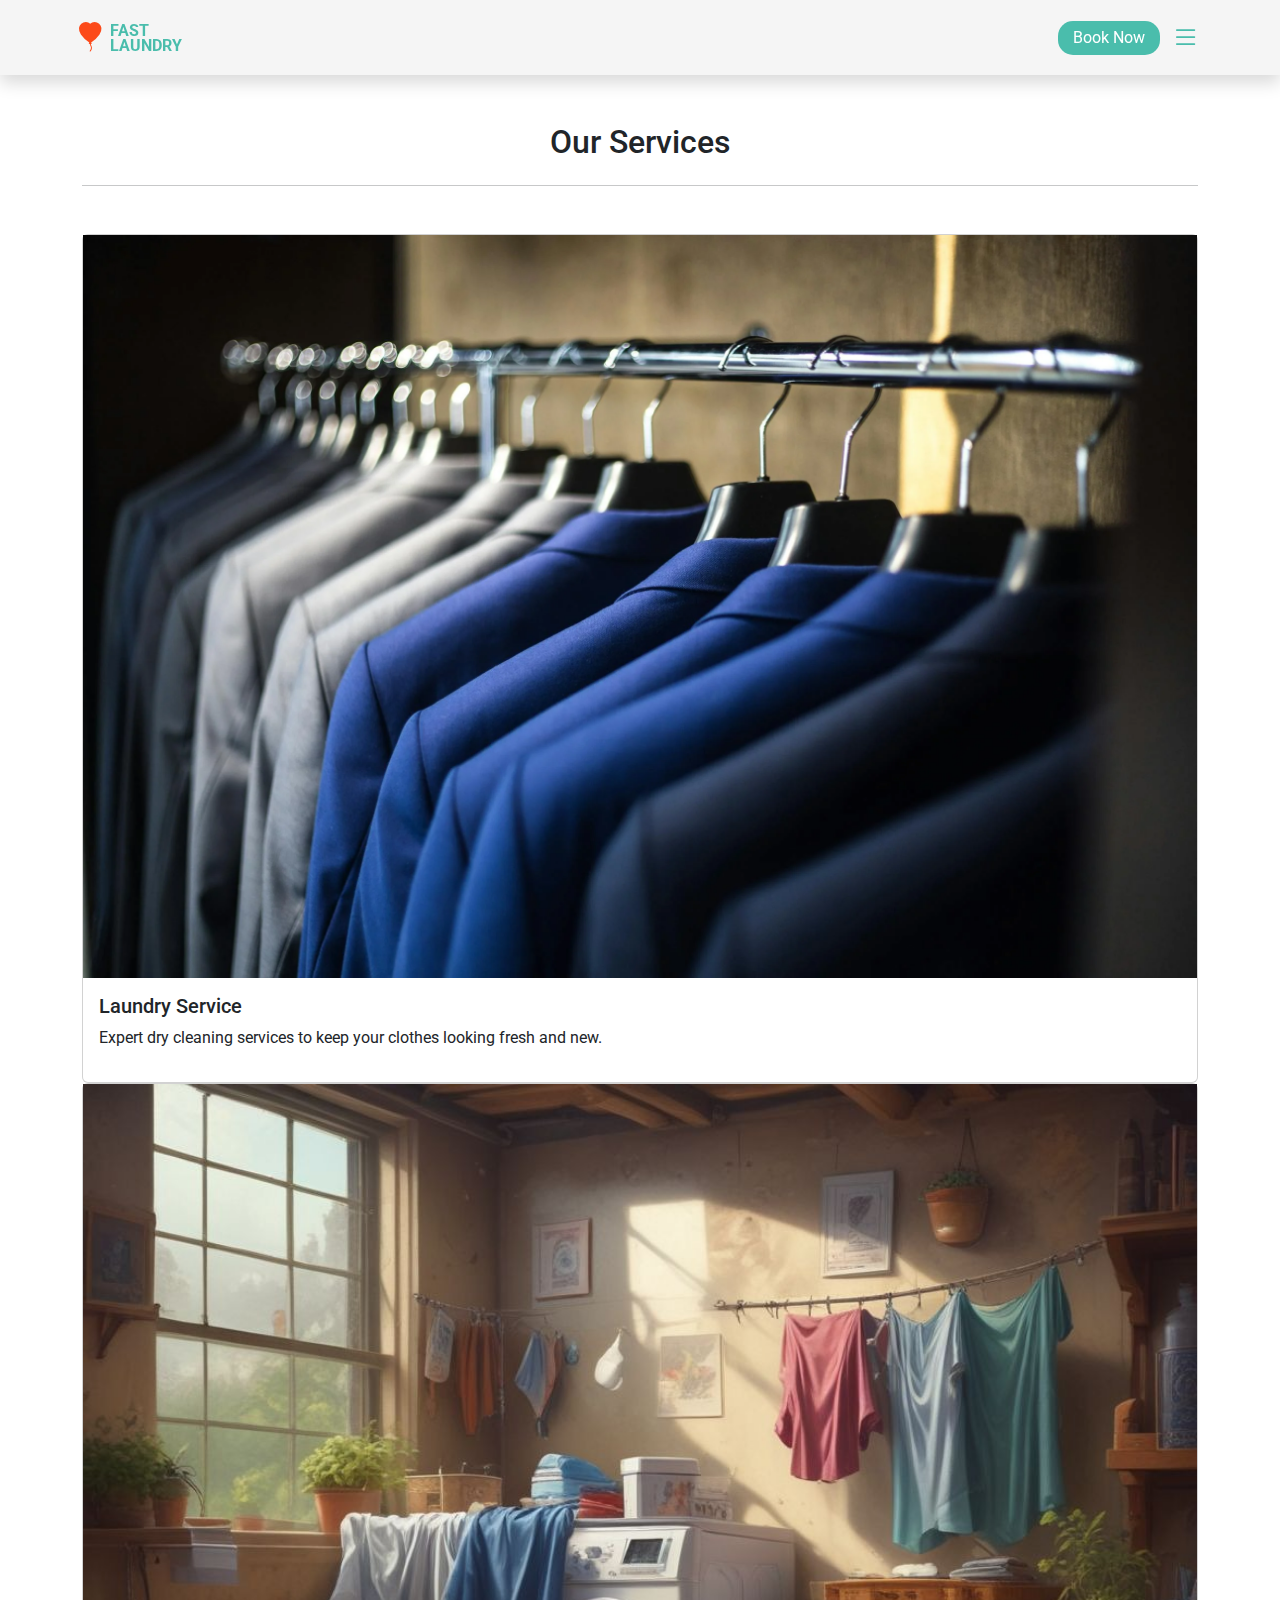
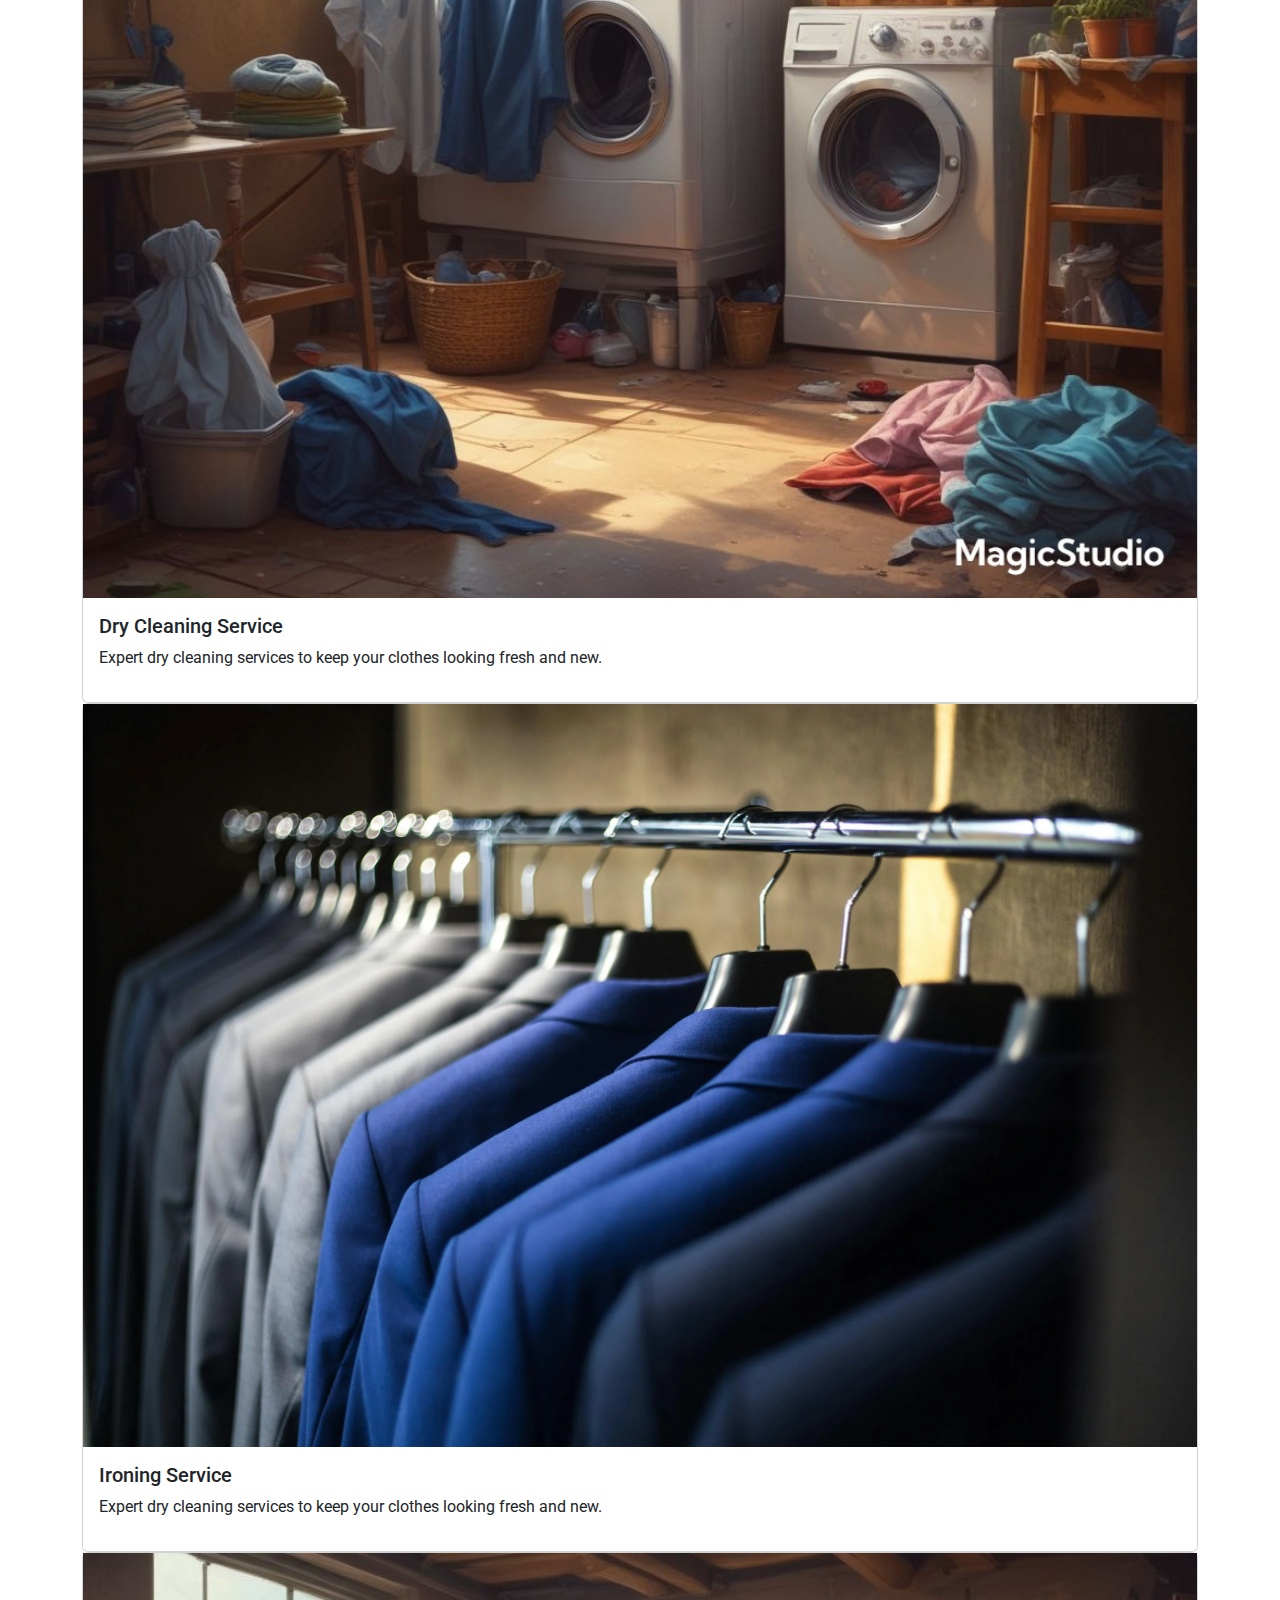
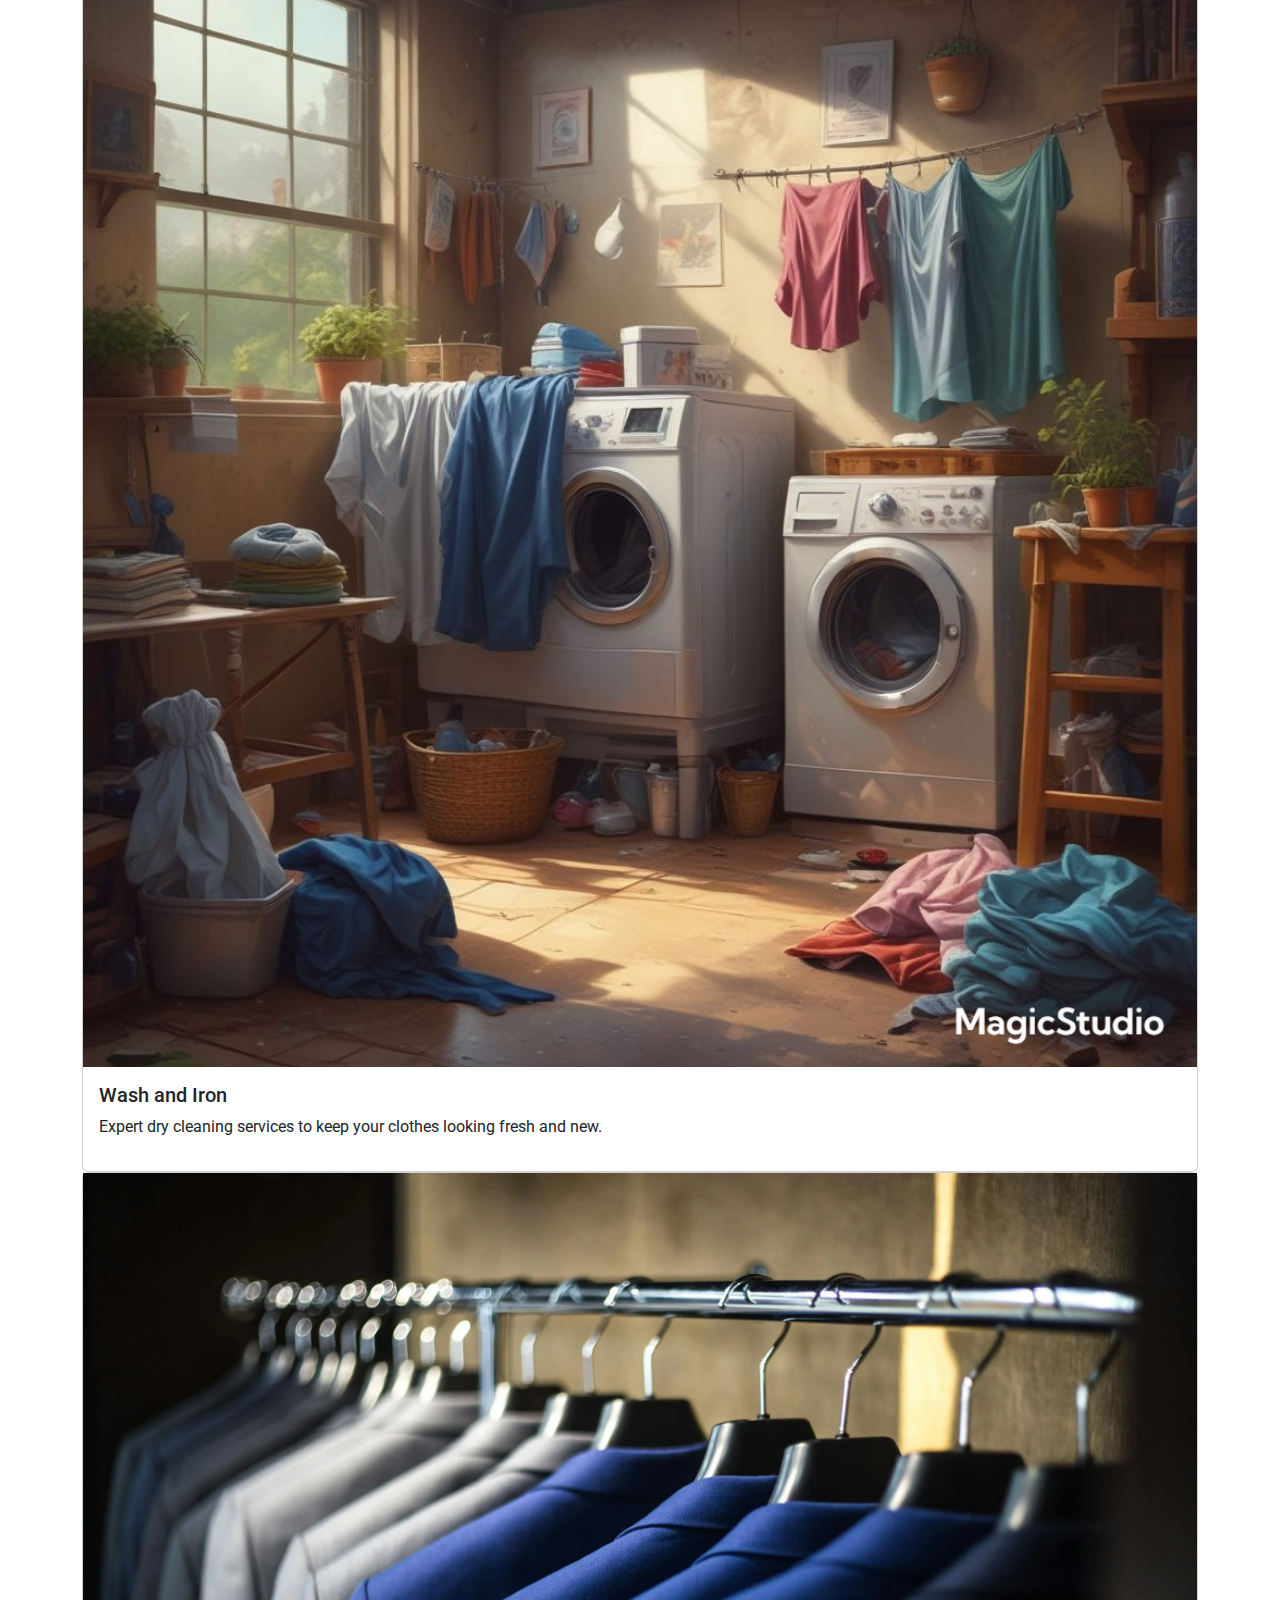
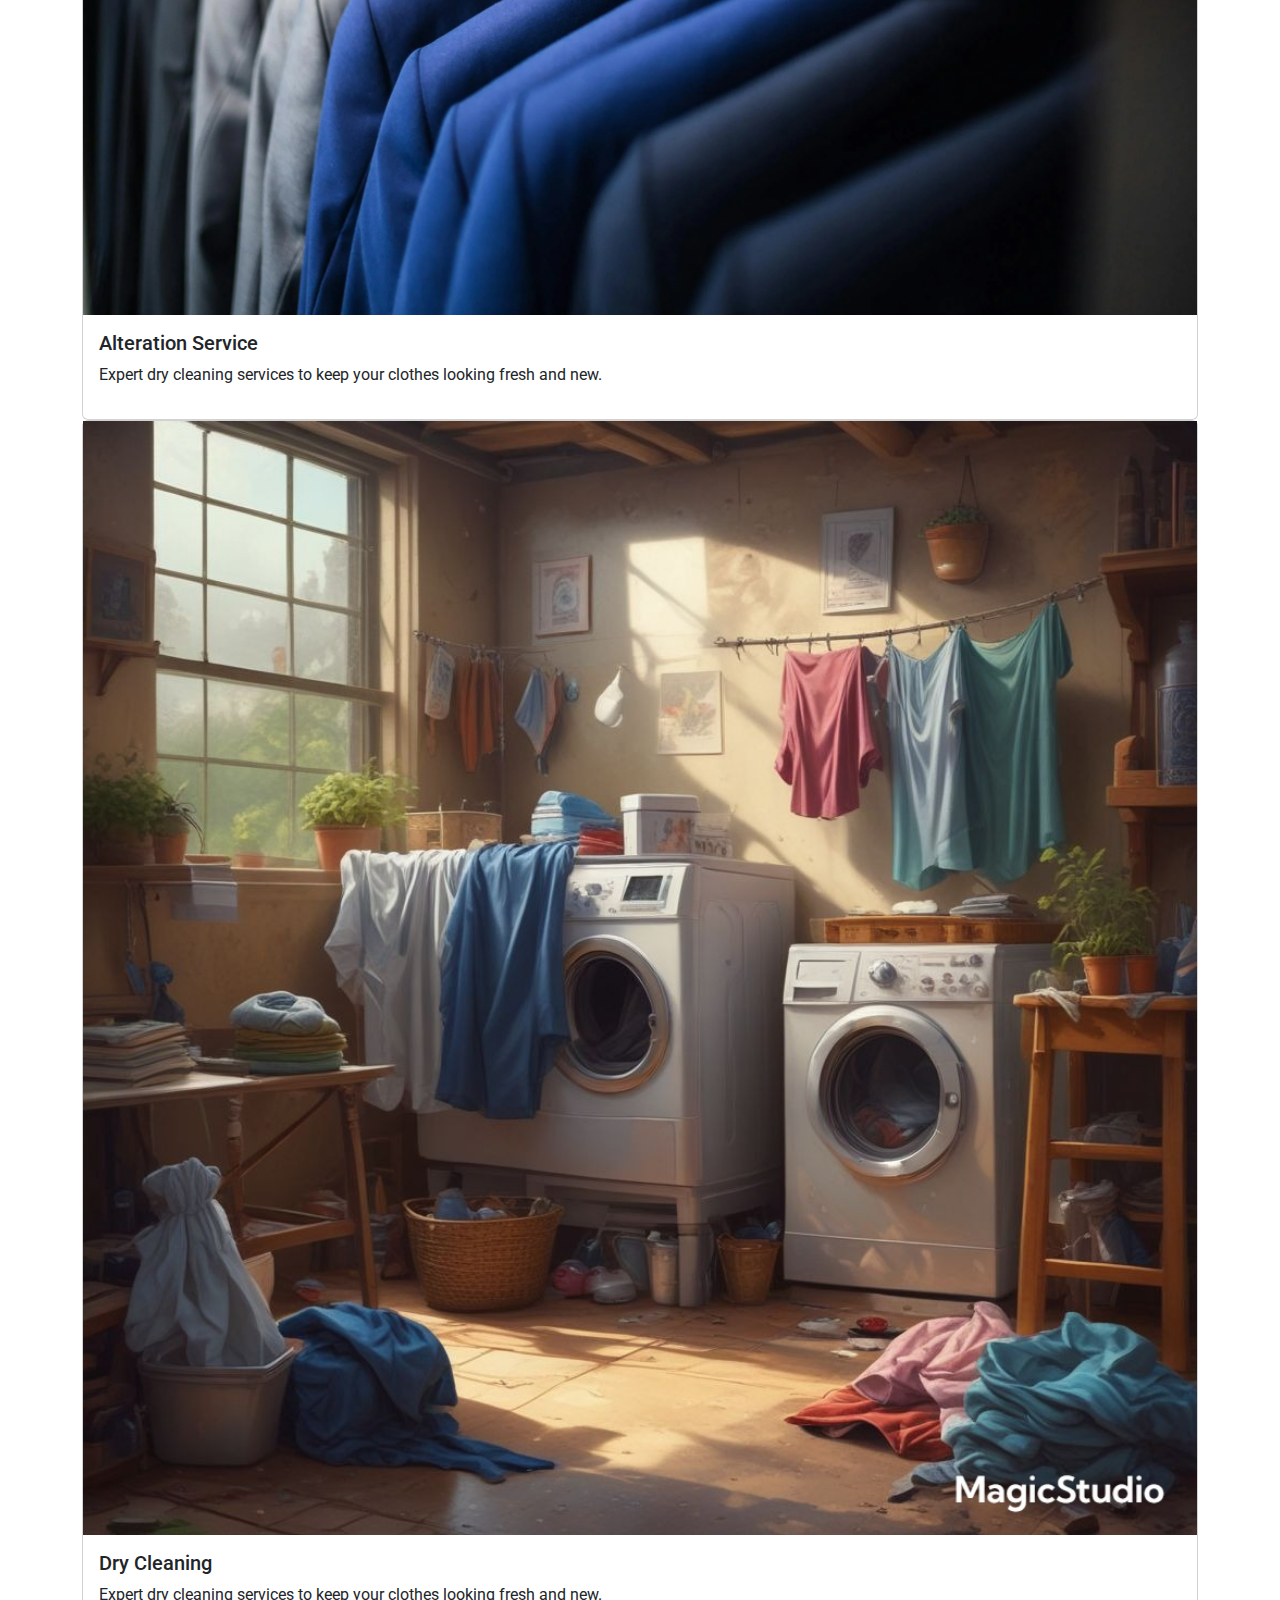
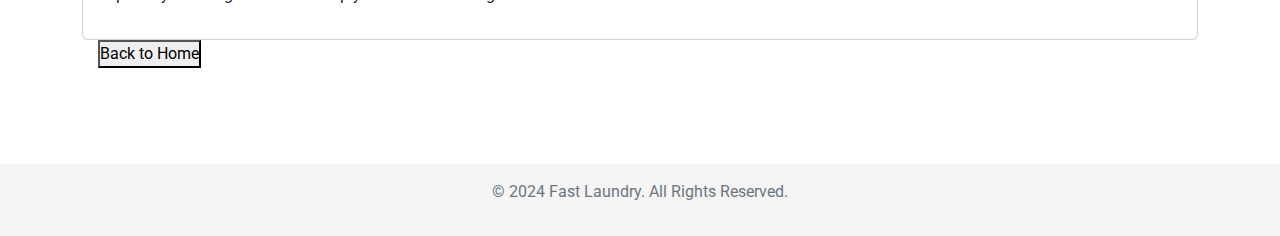
<file: service.html>
<!DOCTYPE html>
<html lang="en">

<head>
    <meta charset="UTF-8">
    <meta name="viewport" content="width=device-width, initial-scale=1.0">
    <title>Laundry Business Website</title>
    <link rel="stylesheet" href="style.css">
    <!-- Bootstrap CSS -->
    <link href="https://cdn.jsdelivr.net/npm/bootstrap@5.3.3/dist/css/bootstrap.min.css" rel="stylesheet"
        integrity="sha384-QWTKZyjpPEjISv5WaRU9OFeRpok6YctnYmDr5pNlyT2bRjXh0JMhjY6hW+ALEwIH" crossorigin="anonymous">
    <link href="https://stackpath.bootstrapcdn.com/bootstrap/5.3.0/css/bootstrap.min.css" rel="stylesheet">

    <!----icons-->
    <link rel="stylesheet" href="https://cdn.jsdelivr.net/npm/bootstrap-icons/font/bootstrap-icons.css">

    <link rel="stylesheet" href="https://cdnjs.cloudflare.com/ajax/libs/font-awesome/6.4.0/css/all.min.css">
</head>

<body>
    <nav class="shadow">
        <div class="container">
            <div class="logo">
                <a href="#"><i class="bi bi-balloon-heart-fill"></i></a>
                <span>FAST <br>LAUNDRY</span>
            </div>
            <button class="booking-btn">Book Now</button>

            <button class="navbar-toggler">
                <span><i class="bi bi-list"></i></span>
            </button>
            <ul class="nav-items ms-auto">
                <li class="nav-item"><a class="nav-link" href="#">Services</a></li>
                <li class="nav-item"><a class="nav-link" href="#">Pricing</a></li>
                <li class="nav-item"><a class="nav-link" href="#">Commercial</a></li>
                <li class="nav-item"><a class="nav-link" href="#">About Us</a></li>
                <li class="nav-item"><a class="nav-link" href="#">Contact</a></li>
            </ul>

        </div>
    </nav>

    <section class="services py-5 mb-5">
        <div class="container">
            <h2 class="text-center mb-4">Our Services</h2>
            <hr class="mb-5">
            <div class="scrolling-wrapper">
                <div class="card">
                    <img src="img/hero 1.webp" alt="">
                    <div class="card-body">
                        <h5>Laundry Service</h5>
                        <p>Expert dry cleaning services to keep your clothes looking fresh and new.</p>
                    </div>
                </div>

                <div class="card">
                    <img src="img/hero123.jpg" alt="">
                    <div class="card-body">
                        <h5>Dry Cleaning Service</h5>
                        <p>Expert dry cleaning services to keep your clothes looking fresh and new.</p>
                    </div>
                </div>

                <div class="card">
                    <img src="img/hero 1.webp" alt="">
                    <div class="card-body">
                        <h5>Ironing Service</h5>
                        <p>Expert dry cleaning services to keep your clothes looking fresh and new.</p>
                    </div>
                </div>

                <div class="card">
                    <img src="img/hero123.jpg" alt="">
                    <div class="card-body">
                        <h5>Wash and Iron</h5>
                        <p>Expert dry cleaning services to keep your clothes looking fresh and new.</p>
                    </div>
                </div>

                <div class="card">
                    <img src="img/hero 1.webp" alt="">
                    <div class="card-body">
                        <h5>Alteration Service</h5>
                        <p>Expert dry cleaning services to keep your clothes looking fresh and new.</p>
                    </div>
                </div>

                <div class="card">
                    <img src="img/hero123.jpg" alt="">
                    <div class="card-body">
                        <h5>Dry Cleaning</h5>
                        <p>Expert dry cleaning services to keep your clothes looking fresh and new.</p>
                    </div>
                </div>
            </div>
            <button id="back-to-home" class="ms-3">Back to Home</button>
        </div>
    </section>
    <!-- Footer -->
    <footer class="footer">
        <div class="footer-bottom text-center py-3">
            <p>&copy; 2024 Fast Laundry. All Rights Reserved.</p>
        </div>
    </footer>

    <script>
        document.addEventListener('DOMContentLoaded', function () {
            const backToHomeBtn = document.getElementById('back-to-home');

            backToHomeBtn.addEventListener('click', function () {
                window.location.href = 'index.html'; // Redirect to service.html page
            });
        });

    </script>

    <script src="script.js"></script>
    <!-- Bootstrap JS and dependencies -->
    <script src="https://cdn.jsdelivr.net/npm/bootstrap@5.3.3/dist/js/bootstrap.bundle.min.js"
        integrity="sha384-YvpcrYf0tY3lHB60NNkmXc5s9fDVZLESaAA55NDzOxhy9GkcIdslK1eN7N6jIeHz"
        crossorigin="anonymous"></script>
    <script src="https://cdn.jsdelivr.net/npm/@popperjs/core@2.11.8/dist/umd/popper.min.js"
        integrity="sha384-I7E8VVD/ismYTF4hNIPjVp/Zjvgyol6VFvRkX/vR+Vc4jQkC+hVqc2pM8ODewa9r"
        crossorigin="anonymous"></script>
    <script src="https://cdn.jsdelivr.net/npm/bootstrap@5.3.3/dist/js/bootstrap.min.js"
        integrity="sha384-0pUGZvbkm6XF6gxjEnlmuGrJXVbNuzT9qBBavbLwCsOGabYfZo0T0to5eqruptLy"
        crossorigin="anonymous"></script>

</body>
</body>

</html>
</file>
<file: style.css>
@import url('https://fonts.googleapis.com/css2?family=Roboto:ital,wght@0,100;0,300;0,400;0,500;0,700;0,900;1,100;1,300;1,400;1,500;1,700;1,900&display=swap');

:root {
    /* Primary Colors */
    /* --primary-color: #1E2A38; */
    --primary-color: #007bff;
    /* Navy Blue */
    --secondary-color: #4ABDAC;
    --lighter-secondary-color: #e3f8f5;
    /* Aqua Blue */
    /* --blue:#007bff; */

    /* Neutral Colors */
    --background-color: #F5F5F5;
    /* Light Gray */
    --text-color: #333333;
    /* Dark Gray */
    --white-color: #FFFFFF;
    /* White */

    /* Accent Colors */
    --accent-color: #FC4A1A;
    /* Coral */
    --success-color: #2ECC71;
    /* Green */


    /* Font Sizes */
    --font-size-p: 16px;
    /* Paragraph text */
    --font-size-small: 12px;
    /* Small text, labels, etc. */
    --font-size-base: 16px;
    /* Base font size for body */
    --font-size-h1: 2.8rem;
    /* Headline 1 */
    --font-size-h2: 1.6rem;
    /* Headline 2 */
    --font-size-h3: 1.3rem;
    /* Headline 3 */
    --font-size-h4: 16px;
    /* Headline 4 */
    --font-size-h5: 14px;
    /* Headline 5 */
    --font-size-h6: 12px;
    /* Headline 6 */
    --font-size-link: 14px;
    /* Links */
    --font-size-button: 14px;
    /* Buttons */

    --transition-duration: 0.3s;
    /* Transition duration */

    /*shoadow*/
    --shadow: 0 5px 15px rgba(0, 0, 0, 0.1);
}

* {
    margin: 0;
    padding: 0;
    box-sizing: border-box;
    font-family: "Roboto", sans-serif;

}

nav {
    background: var(--background-color);
    position: sticky;
    top: 0px;
    z-index: 1001;
}

nav .container {
    display: flex;
    align-items: center;
    padding: 15px 5px;
    width: 100%;
    position: relative;
}

nav .container .logo {
    display: flex;
    align-items: center;
}

nav .container .logo a {
    font-size: 30px;
    color: var(--accent-color);
    margin-right: 5px;
}

nav .container .logo span {
    font-size: var(--font-size-p);
    font-weight: bold;
    line-height: 15px;
    color: var(--secondary-color);
}

nav .container .booking-btn {
    border: none;
    outline: none;
    padding: 5px 15px;
    border-radius: 15px;
    font-size: var(--font-size-base);
    background: var(--secondary-color);
    color: var(--white-color);
    transition: background-color var(--transition-duration), color var(--transition-duration);
    position: absolute;
    right: 50px;
}

nav .container .booking-btn:hover {
    background: var(--white-color);
    color: var(--secondary-color);
}

nav .container .navbar-toggler {
    position: absolute;
    right: 10px;
}


nav .container .navbar-toggler span i {
    font-size: 28px;
    color: var(--secondary-color);
}

.nav-items {
    display: none;
    padding: 0;
    padding-top: 55px;
    padding-bottom: 55px;
    list-style: none;
    position: absolute;
    background: var(--white-color);
    border: 1px solid #ddd;
    border-radius: 10px;
    top: 85px;
    right: 10px;
    font-size: var(--font-size-base);
    text-align: center;
    width: 200px;
    z-index: 1000;
}

.nav-items.show {
    display: block;
    align-items: center;
    justify-content: center;
}

.nav-items .nav-item {
    padding: 10px;
}

.d-none {
    display: none !important;
}

.d-block {
    display: block !important;
}

.nav-items .nav-item:hover {
    background-color: #f1f1f1;
    color: var(--text-color);
}


.hero {
    position: relative;
    background: url('/laundry-app/img/hero img 3.jpg') center center/cover no-repeat;
    height: 110vh;
    color: var(--white-color);
    display: flex;
    align-items: center;
    justify-content: center;
    text-align: center;
    padding: 5rem 1rem;
    z-index: 1;
}

.hero::before {
    content: '';
    position: absolute;
    top: 0;
    left: 0;
    width: 100%;
    height: 100%;
    background: rgba(127, 124, 255, 0.906);
    opacity: 0.9;
    z-index: -1;

}

.hero h1 {
    font-size: 5rem;
    font-weight: 600;
    position: relative;
    margin-bottom: 20px;
    z-index: 2;
}

.hero p {
    font-size: 18px;
    margin-bottom: 20px;
    line-height: 28px;
    max-width: 400px;
}
.hero p span{
    font-weight: 500;
}
.hero .service p{
    margin-right: 5px;
    padding: 5px 5px;
}
.hero .trust-section{
    background: none;
    display: flex;
    align-items: center;
    justify-content: space-around;
    width: 200px;
    border: 2px dashed var(--lighter-secondary-color);
    border-radius: 10px;
    margin-top: 20px;
    margin-bottom: 15px;

}
.hero .trust-section i{
    background: none;
    font-size: 2.5rem;
}
@media (max-width: 992px) {
    .hero h1 {
        font-size: 3rem;

    }
}


@media (max-width: 768px) {
    .hero h1 {
        font-size: 4.4rem;
        line-height: 4.5rem;
        margin-bottom: 3rem;
    }
}

.hero .pickup-btn {
    color: var(--white-color);
}

.hero .pickup-btn {
    display: flex;
    align-items: center;
    background: var(--secondary-color);
    padding: 5px 20px;
    border-radius: 30px;
    border: none;
}

.hero .pickup-btn i {
    font-size: 28px;
    margin-left: 10px;
    color: var(--white-color);
}



.modal {
    display: none;
    position: sticky;
    top: 0;
    left: 0;
    width: 100%;
    height: 100%;
    background-color: rgba(0, 0, 0, 0.5);
    z-index: 1000;
    align-items: center;
    justify-content: center;
}

.modal-content {
    background: #fff;
    border-radius: 8px;
    box-shadow: 0 4px 8px rgba(0, 0, 0, 0.2);
    width: 80%;
    max-width: 500px;
    padding: 20px;
    margin: 0px 10px;
    position: relative;
}

.modal-header {
    display: flex;
    align-items: center;
    background: var(--secondary-color);
    color: var(--white-color);
    padding: 15px;
    border-top-left-radius: 8px;
    border-top-right-radius: 8px;
    position: relative;
}

body.modal-open {
    overflow: hidden;

}

.modal-header h5 {
    margin: 0;
}

.modal-header .close-btn {
    position: absolute;
    right: 15px;
    top: 9px;
    background: none;
    border: none;
    color: #fff;
    font-size: 28px;
    cursor: pointer;
}

.modal-body {
    padding: 20px;
}

.list-group {
    list-style: none;
    padding: 0;
    margin: 0;
}

.list-group-item {
    padding: 10px;
    border-bottom: 1px solid #ddd;
    cursor: pointer;
    transition: background-color 0.3s;
}

.list-group-item a {
    text-decoration: none;
    color: var(--text-color);
}

.list-group-item:hover {
    background-color: #f0f0f0;
}

.list-group-item i {
    margin-right: 10px;
    color: var(--primary-color);
}




.location-container {
    position: relative;
}

.location-container .scrolling-wrapper {

    display: flex;
    flex-direction: row;
    overflow-x: auto;
    overflow-y: hidden;
    gap: 15px;
}

.location-container .scrolling-wrapper::-webkit-scrollbar {
    height: 8px;
}

.location-container .scrolling-wrapper .card {
    display: flex;
    align-items: center;
    justify-content: center;
    flex-direction: column;
    box-shadow: 0 4px 8px rgba(0, 0, 0, 0.1);
    background: var(--background-color);
    flex: 0 0 200px;
    flex-shrink: 0;
    width: 80px;
    border-radius: 10px;
    padding: 10px 30px;
    margin: 20px 5px;
}

.location-container .scrolling-wrapper .card i {
    font-size: 28px;
    color: var(--primary-color);
    margin-bottom: 10px;
}

.location-container .scrolling-wrapper .card h5 {
    font-size: var(--font-size-h5);
    color: var(--text-color);
}

.dots {
    text-align: center;
}

.dot {
    height: 10px;
    width: 10px;
    margin: 0 5px;
    background-color: #bbb;
    border-radius: 50%;
    display: inline-block;
    cursor: pointer;
}

.dot.active {
    background-color: #717171;
}

/*trust*/
.trust-section {
    background-color: var(--background-color);
}

.trust-item {
    position: relative;
    padding: 20px;
    border-radius: 10px;
    background-color: var(--lighter-secondary-color);
    cursor: pointer;
    transition: box-shadow 0.3s ease;
    overflow: hidden;
}

.trust-item:hover {
    box-shadow: 0 5px 15px rgba(0, 0, 0, 0.1);
}

.trust-item i {
    font-size: 5rem;
    color: var(--secondary-color);
    transition: opacity 0.3s ease;
}

.trust-item:hover i {
    opacity: 0;
}

.trust-text {
    position: absolute;
    top: 0;
    left: 0;
    right: 0;
    bottom: 0;
    background-color: var(--secondary-color);
    /* Overlay color */
    color: #fff;
    display: flex;
    justify-content: center;
    align-items: center;
    flex-direction: column;
    opacity: 0;
    transition: opacity 0.3s ease;
    padding: 20px;
    text-align: center;
}

.trust-item:hover .trust-text {
    opacity: 1;
}


/*services*/
#services {
    z-index: 2;
}

#services h2 {
    color: var(--white-color);
}

.service-container {
    position: relative;
    margin-top: -100px;
    display: flex;
    flex-direction: column;
    align-items: center;
    justify-content: center;
    z-index: 1;
}

.service-container .service {
    background: var(--lighter-secondary-color);
    max-width: 800px;
    margin: 10px;
    padding: 15px 10px;
    border-radius: 10px;

}

.service-container .card-container {
    margin: 15px 15px;
    padding: 15px;
}

.service-container .card {
    background: var(--white-color);
    color: var(--secondary-color);
    border: none;
}

.service-container .card:hover {
    background: var(--secondary-color);
    color: var(--white-color);
}

.service-container .card-body {
    font-size: 75px;
    text-align: center;

}

.service-container #view-all {
    position: absolute;
    bottom: -50px;
    padding: 10px 35px;
    background: var(--secondary-color);
    color: var(--white-color);
    border: none;
    outline: none;
    border-radius: 10px;
    font-size: var(--font-size-p);
}


/*section-3*/
.section-3 .col-md-5 {
    display: flex;
    align-items: center;
    justify-content: center;
}

.section-3 .img-one {
    background: url(img/hero\ 1.webp);
    background-position: center;
    background-size: cover;
    width: 140px;
    height: 260px;
    border-radius: 60px;
    margin: 15px;
}

.section-3 .img-two {
    background: url(img/process.jpg);
    background-position: center;
    background-size: cover;
    width: 140px;
    height: 260px;
    border-radius: 60px;
    margin: 15px;
}

.section-3 .img-container {
    display: flex;
    align-items: center;
    justify-content: center;
    min-height: 400px;
}

.section-3 .img-two {
    position: relative;
    top: 70px;
}

.section-3 .text-container {
    margin: 0px 10px;
}

.section-3 .text-container h1 {
    font-size: 2rem;
    margin-bottom: 30px;
}

.section-3 .text-container p {
    font-size: 16px;
    font-style: italic;
}

.section-3 .text-container ul {
    display: flex;
    flex-direction: column;
    align-items: start;
    justify-content: center;
    list-style: none;
    margin-top: 20px;
    padding: 0;
}

.section-3 .text-container ul li {
    font-size: 16px;
    margin-bottom: 10px;
}

.section-3 .text-container ul li i {
    font-size: 26px;
    margin-right: 5px;
    color: #b88a00;
}

#Make-your-first-order {
    background: #4ABDAC;
    border: none;
    padding: 15px 25px;
    border-radius: 10px;
    color: #ffffff;
}

@media (max-width:768px) {
    .section-3 .text-container {
        margin-top: 140px;
    }

}

.container .contact {
    display: flex;
    align-items: center;
    justify-content: space-around;
    background: var(--secondary-color);
    padding: 40px 10px;

}

.container .contact h3 {
    margin-right: 20px;
    color: var(--white-color);
    font-size: var(--font-size-h3);
}

@media (max-width: 768px) {
    .container .contact h1 {
        font-size: 24px;
    }
}

.container .contact a {
    text-decoration: none;
    display: flex;
    align-items: center;
    cursor: pointer;
    background: var(--primary-color);
    padding: 10px 20px;
    color: var(--white-color);
    border-radius: 20px;
}

.container .contact a i {
    margin-right: 10px;
}

/*section-4*/

.stepsList-container {
    display: flex;
    flex-direction: column;
    align-items: center;
    justify-content: center;
    max-width: 1200px;
    margin: 0 auto;
}

.steps-nav {
    display: flex;
    justify-content: space-between;
    align-items: center;
    margin-bottom: 20px;
}

.step {
    text-align: center;
    flex: 1;
    margin: 0 10px;
    cursor: pointer;
}

.step-number {
    width: 40px;
    height: 40px;
    display: flex;
    align-items: center;
    justify-content: center;
    background-color: var(--secondary-color);
    /* Green color */
    color: #fff;
    border-radius: 50%;
    font-size: 18px;
    margin-bottom: 10px;
}

.step-number:hover {
    background-color: var(--text-color);
}

.steps-content {
    display: flex;
    flex-wrap: wrap;
    justify-content: center;
    /* Center images horizontally */
    align-items: center;
}

.step-content {
    display: none;
    /* Hide all by default */
    position: relative;
    width: 100%;
    max-width: 250px;
    /* Max width of image container */
    height: 280px;
    /* Adjust height automatically */
    margin: 10px;
    overflow: hidden;
}

.step-content.active {
    display: block;
    /* Show only the active step */
}

.step-content p {
    position: absolute;
    bottom: 0;
    left: 0;
    right: 0;
    margin: 0;
    padding: 10px;
    color: #f5f5f5;
    /* Text color */
    text-align: center;
    font-size: 16px;
    font-weight: bold;
    z-index: 1;
}

.step-content img {
    width: 100%;
    height: 100%;
    object-fit: cover;
    /* Cover the container while preserving aspect ratio */
    display: block;
}

.step-content::after {
    content: "";
    position: absolute;
    bottom: 0;
    left: 0;
    width: 100%;
    height: 30%;
    /* Adjust this to control how much of the image is darkened */
    background: linear-gradient(to top, rgba(0, 0, 0, 0.7), rgba(0, 0, 0, 0));
    /* Dark to transparent gradient */
}

@media (min-width: 768px) {
    .steps-content {
        display: flex;
    }

    .step-content {
        display: block;
        /* Show all content by default on larger screens */
    }
}




#about-us .container {
    max-width: 800px;
}

#about-us .heading {
    text-align: center;
    padding: 10px 0px;
}

#about-us .content {
    background: var(--background-color);
    padding: 30px 20px;
}

/* #about-us .content p{
    display: flex;
    align-items: center;
    justify-content: center;
} */


#about-us .content .highlight {
    color: var(--secondary-color);
}

#about-us .content span {
    font-weight: bold;
    /* Makes the span text bold */
    color: var(--text-color);
    /* Changes the text color to a primary blue */
}

#about-us .content h2 {
    font-size: var(--font-size-h2);
    margin: 25px 0px;
    text-align: center;
}

#about-us .content p {
    font-family: Arial, sans-serif;
    /* Sets a clean, modern font */
    line-height: 1.6;
    /* Increases the line height for better readability */
    margin-bottom: 15px;
    /* Adds space between paragraphs */
    text-indent: 30px;
}


.pricing-container .img-container {
    width: 100%;
    height: 170px;
    overflow: hidden;
}

.pricing-container .card {
    border-radius: 10px;
    border: none;
    box-shadow: var(--shadow);
    margin: 10px 2px;
}

.pricing-container .card img {
    border-radius: 10px;
    width: 100%;
    height: 100%;
    object-fit: cover;
    object-position: center;
    box-shadow: var(--shadow);
}

.pricing-container .card-body {
    text-align: center;
}

.pricing-container h5 {
    font-size: 18px;
    margin-bottom: 10px;
    color: #6c757d;
    text-align: start;
}

.pricing-container .card-container {
    margin: 15px 0px;
}

.pricing-container .card p {
    font-size: 14px;
    color: var(--white-color);
}

.price-container {
    display: flex;
    flex-direction: column;
    align-items: center;
    justify-content: space-around;
    margin: 0px;

}

.price-container-md {
    display: flex;
    flex-direction: column;
    align-items: center;
    justify-content: center;
}

.price-container label,
.price-container-md {
    font-size: 14px;
}

.price-container p {
    background: var(--secondary-color);
    border-radius: 5dvh;
    color: #f5f5f5;
    padding: 2px 10px;
    margin: 0px 0px;
}

.price-container-md p {
    background: var(--secondary-color);
    border-radius: 5dvh;
    color: #f5f5f5;
    padding: 2px 20px;
    margin: 0px 0px;
}

#view-pricing {
    padding: 10px 35px;
    background: var(--secondary-color);
    color: var(--white-color);
    border: none;
    outline: none;
    border-radius: 10px;
    font-size: var(--font-size-p);
    margin-top: 10px;
}


@media (max-width: 768px) {
    .pricing-container {
        margin-top: 110px;
    }
}



.satisfied-customers-section {
    display: flex;
    flex-direction: column;
    align-items: center;
    justify-content: center;
    text-align: center;
    padding: 40px 20px;
    background-color: var(--background-color);
    /* Light background */
}

.img-container {
    width: 300px;
    height: 170px;
    overflow: hidden;
    margin-bottom: 20px;
}

.customer img {
    border-radius: 10px;
    width: 100%;
    height: 100%;
    object-fit: cover;
    object-position: center;
    box-shadow: var(--shadow);
}

.customer {
    height: 400px;
    opacity: 0;
    transition: opacity 1s ease-in-out;
    display: none;
}

.customer p {
    background: var(--text-color);
    padding: 10px;
    border-radius: 10px;
    color: var(--white-color);
    font-size: var(--font-size-p);
}

.customer.visible {
    display: block;
    opacity: 1;
}

.customer.fade-out {
    opacity: 0;
}

@media (max-width: 768px) {
    .satisfied-customers-section {
        padding: 30px 10px;
        /* Adjust padding for smaller screens */
    }
}

/*contact-form-container*/
.contact-form-container .row {
    margin-top: 2rem;
    display: flex;
    flex-wrap: wrap;
}

.contact-form,
.location {
    width: 100%;
    padding: 15px;
}

.contact-form-container h2 {
    font-size: var(--font-size-h2);
    margin-bottom: 1rem;
}

.contact-form-container h3 {
    font-size: var(--font-size-h3);
}

#contactForm {
    margin: 10px 40px;
}

#contactForm label {
    font-size: 1rem;
    margin-bottom: 5px;
    color: #333;
}

#contactForm input,
#contactForm textarea {
    width: 100%;
    border: 1px solid var(--secondary-color);
    border-radius: 5px;
    padding: 10px;
    margin-bottom: 5px;
    outline: none;
}

#contactForm button {
    border: none;
    padding: 10px 20px;
    background: var(--secondary-color);
    color: #fff;
    border-radius: 5px;
    cursor: pointer;
}

#contactForm button:hover {
    background: var(--success-color);
}

.location iframe {
    width: 100%;
    height: 300px;
    border-radius: 5px;
    border: 2px dotted var(--secondary-color);
    outline: none;
}

@media (min-width: 768px) {

    .contact-form,
    .location {
        width: 50%;
    }

    .location iframe {
        height: 450px;
    }
}



/* Footer Styles */
footer .container .row {
    text-align: center;
}

footer .container .row h3 {
    font-size: var(--font-size-h3);
    font-weight: bold;
}

footer .container .row p {
    font-size: var(--font-size-p);
    color: #6c757d;
}

.footer-bottom {
    background-color: var(--background-color);
    color: #6c757d;
}
</file>
